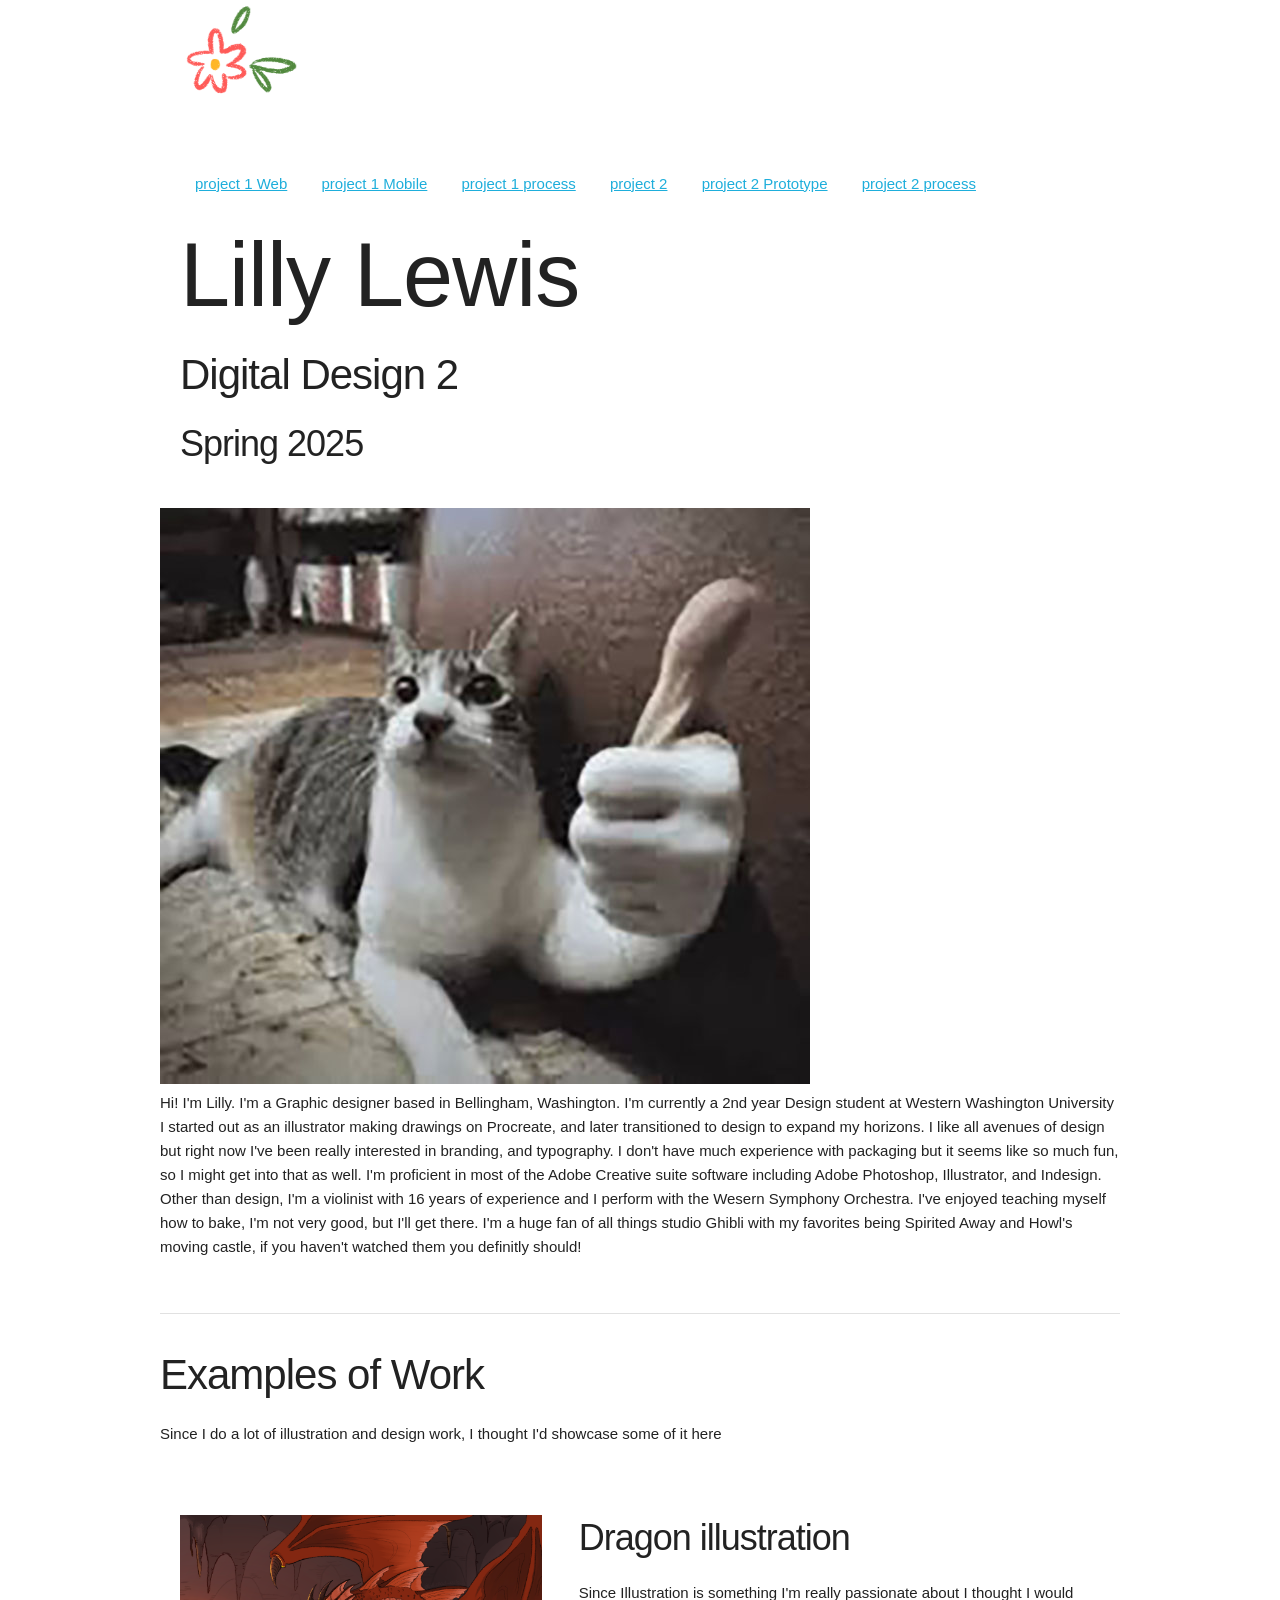
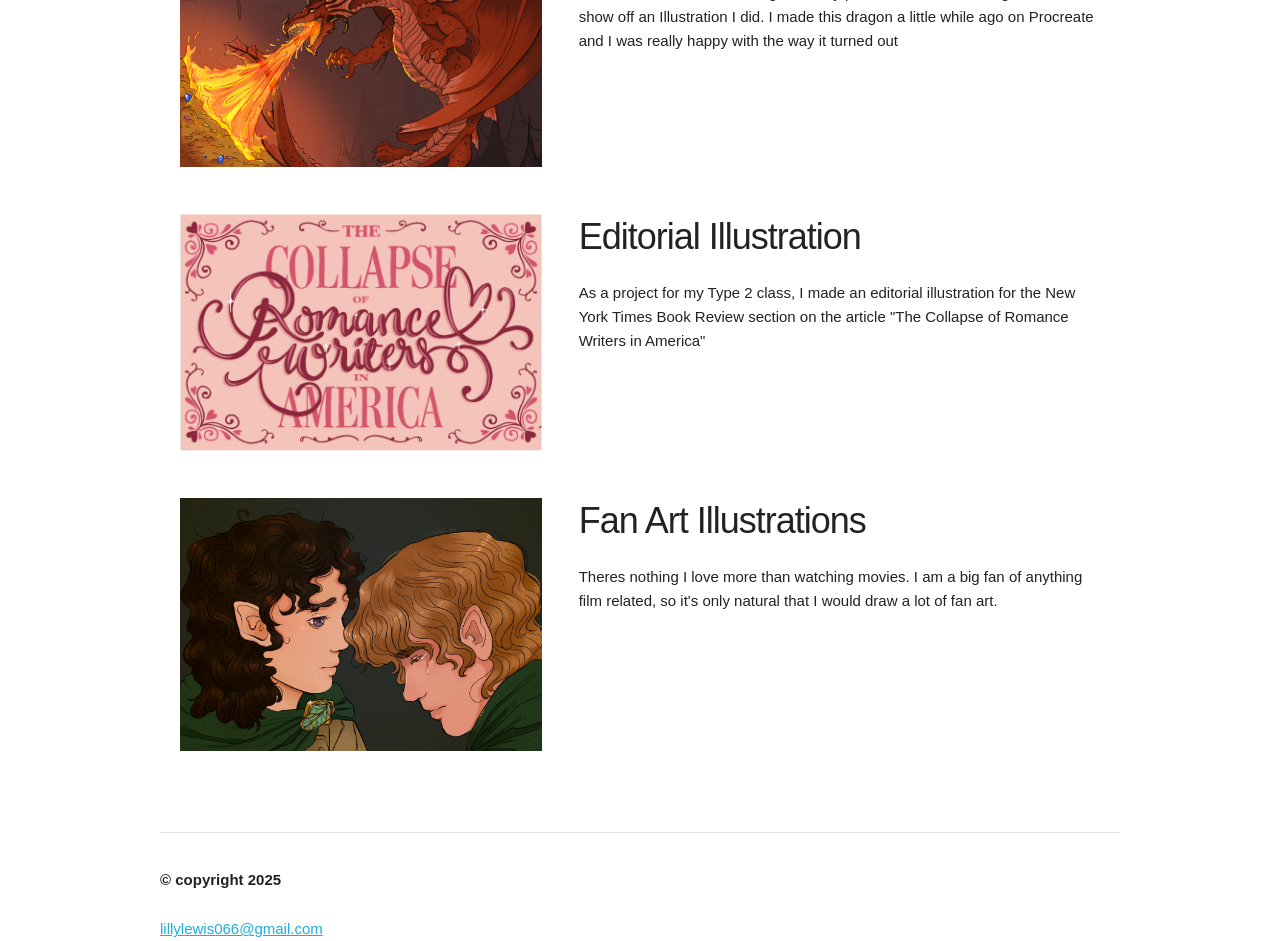
<file: index.html>
<!DOCTYPE html>
<html lang="en">
<head>
    <meta charset="UTF-8">
    <meta name="viewport" content="width=device-width, initial-scale=1.0">

    <link href="css/normalize.css" type="text/css" rel="stylesheet">

    <link href="css/skeleton.css" type="text/css" rel="stylesheet">

    <link href="css/customstylesheet.css" type="text/css" rel="stylesheet">

    <link rel="preconnect" href="https://fonts.googleapis.com">
    <link rel="preconnect" href="https://fonts.gstatic.com" crossorigin>
    <link href="https://fonts.googleapis.com/css2?family=EB+Garamond:ital,wght@0,400..800;1,400..800&family=Roboto:ital,wght@0,100..900;1,100..900&display=swap" rel="stylesheet">
   <title>Lilly Lewis</title>
</head>
<body class="container">
    <img id="Flower_Icon"src="images/Flower_Icon.png">
    <header class="row">
        <nav>
            <ul> 
                <li> <a href="https://www.figma.com/proto/vfbwLc35oLPaLkQhnSM5R6/DSGN?page-id=110%3A631&node-id=110-633&p=f&viewport=697%2C421%2C0.09&t=Kx5aZ0vh4AYYygUP-1&scaling=scale-down&content-scaling=fixed">project 1 Web</a></li>
                <li> <a href="https://www.figma.com/proto/vfbwLc35oLPaLkQhnSM5R6/DSGN?page-id=270%3A221&node-id=270-238&p=f&viewport=1543%2C909%2C0.27&t=dKJ6DS0VQ0ALxVmV-1&scaling=scale-down&content-scaling=fixed&starting-point-node-id=270%3A238">project 1 Mobile</a></li>
                <li> <a href="https://drive.google.com/file/d/1C9rDNU64tsAnUQD3eLazmdiw6ZHtVZMe/view?usp=sharing">project 1 process</a></li>
                <li> <a href="Project_2.html">project 2</a></li>
                <li> <a href="https://www.figma.com/proto/LJsw9ZZ35HJOB8r82Hu1Ka/Untitled?page-id=60%3A81&node-id=60-82&p=f&viewport=320%2C126%2C0.18&t=8hl7QbLvYairr5fK-1&scaling=scale-down&content-scaling=fixed&starting-point-node-id=60%3A82">project 2 Prototype</a></li>
                <li> <a href="Project 2/Project_2_images/CaseStudy_DSGN372.pdf">project 2 process</a></li>
            </ul>
        </nav>
        <h1>Lilly Lewis</h1>
        <h2>Digital Design 2</h2>
        <h3>Spring 2025 </h3>
    </header>

 <article>
    <img class="cat-img" src="images/cat.jpeg"/>

    <div id="bio">Hi! I'm Lilly. I'm a Graphic designer based in Bellingham, Washington. I'm currently a 2nd year Design student at Western Washington University I started out as an illustrator making drawings on Procreate, and later transitioned to design to expand my horizons. I like all avenues of design but right now I've been really interested in branding, and typography. 
        I don't have much experience with packaging but it seems like so much fun, so I might get into that as well. I'm proficient in most of the Adobe Creative 
        suite software including Adobe Photoshop, Illustrator, and Indesign. Other than design, I'm a violinist with 16 years of experience and I perform with the Wesern Symphony Orchestra.
         I've enjoyed teaching myself how to bake, I'm not very good, but I'll get there.  
        I'm a huge fan of all things studio Ghibli with my favorites being Spirited Away and Howl's moving castle, if you haven't watched them you definitly should!
    </div>
 </article>
 <br>
 <hr>
 <div id="container">
    <h2>Examples of Work</h2>
        <p>Since I do a lot of illustration and design work, I thought I'd showcase some of it here</p>
    <br>
    <div class="row clear-left">
     <div class="five columns">
        <img class="u-full-width" src="images/Dragon_Image.png">
     </div>
        <div class="seven columns">
            <div class="textarea">
                <h3>Dragon illustration</h3>
                <p>Since Illustration is something I'm really passionate about I thought I would show off an Illustration I did. I made this dragon a little while ago on Procreate and I was really happy with the way it turned out</p>
            </div>
        </div>
    </div>
 
    <div class="row clear-left">    
        <div class="five columns">
            <img class="u-full-width"src="images/Editorial_Illustration.png">
        </div>
            <div class="seven columns">
             <div class="textarea">
                <h3>Editorial Illustration</h3>
                <p>As a project for my Type 2 class, I made an editorial illustration for the New York Times Book Review section on the article "The Collapse of Romance Writers in America"</p>
            </div>
        </div>
    </div>

    <div class="row">
        <div class="five columns">
            <img class="u-full-width" src="images/LOTR_Drawing.JPG">
        </div>
            <div class="seven columns">
                <div class="textarea">
                    <h3>Fan Art Illustrations</h3>
                 <p>Theres nothing I love more than watching movies. I am a big fan of anything film related, so it's only natural that I would draw a lot of fan art.</p>
            </div>
        </div>
    </div>
 <footer class="clear-left">
    <br>
    <hr>
    <p><b>&copy; copyright 2025</b></p>
    <a href="mailto:lillylewis066@gmail.com">lillylewis066@gmail.com</a>
 </footer>
</div>

</body>
</html>
</file>
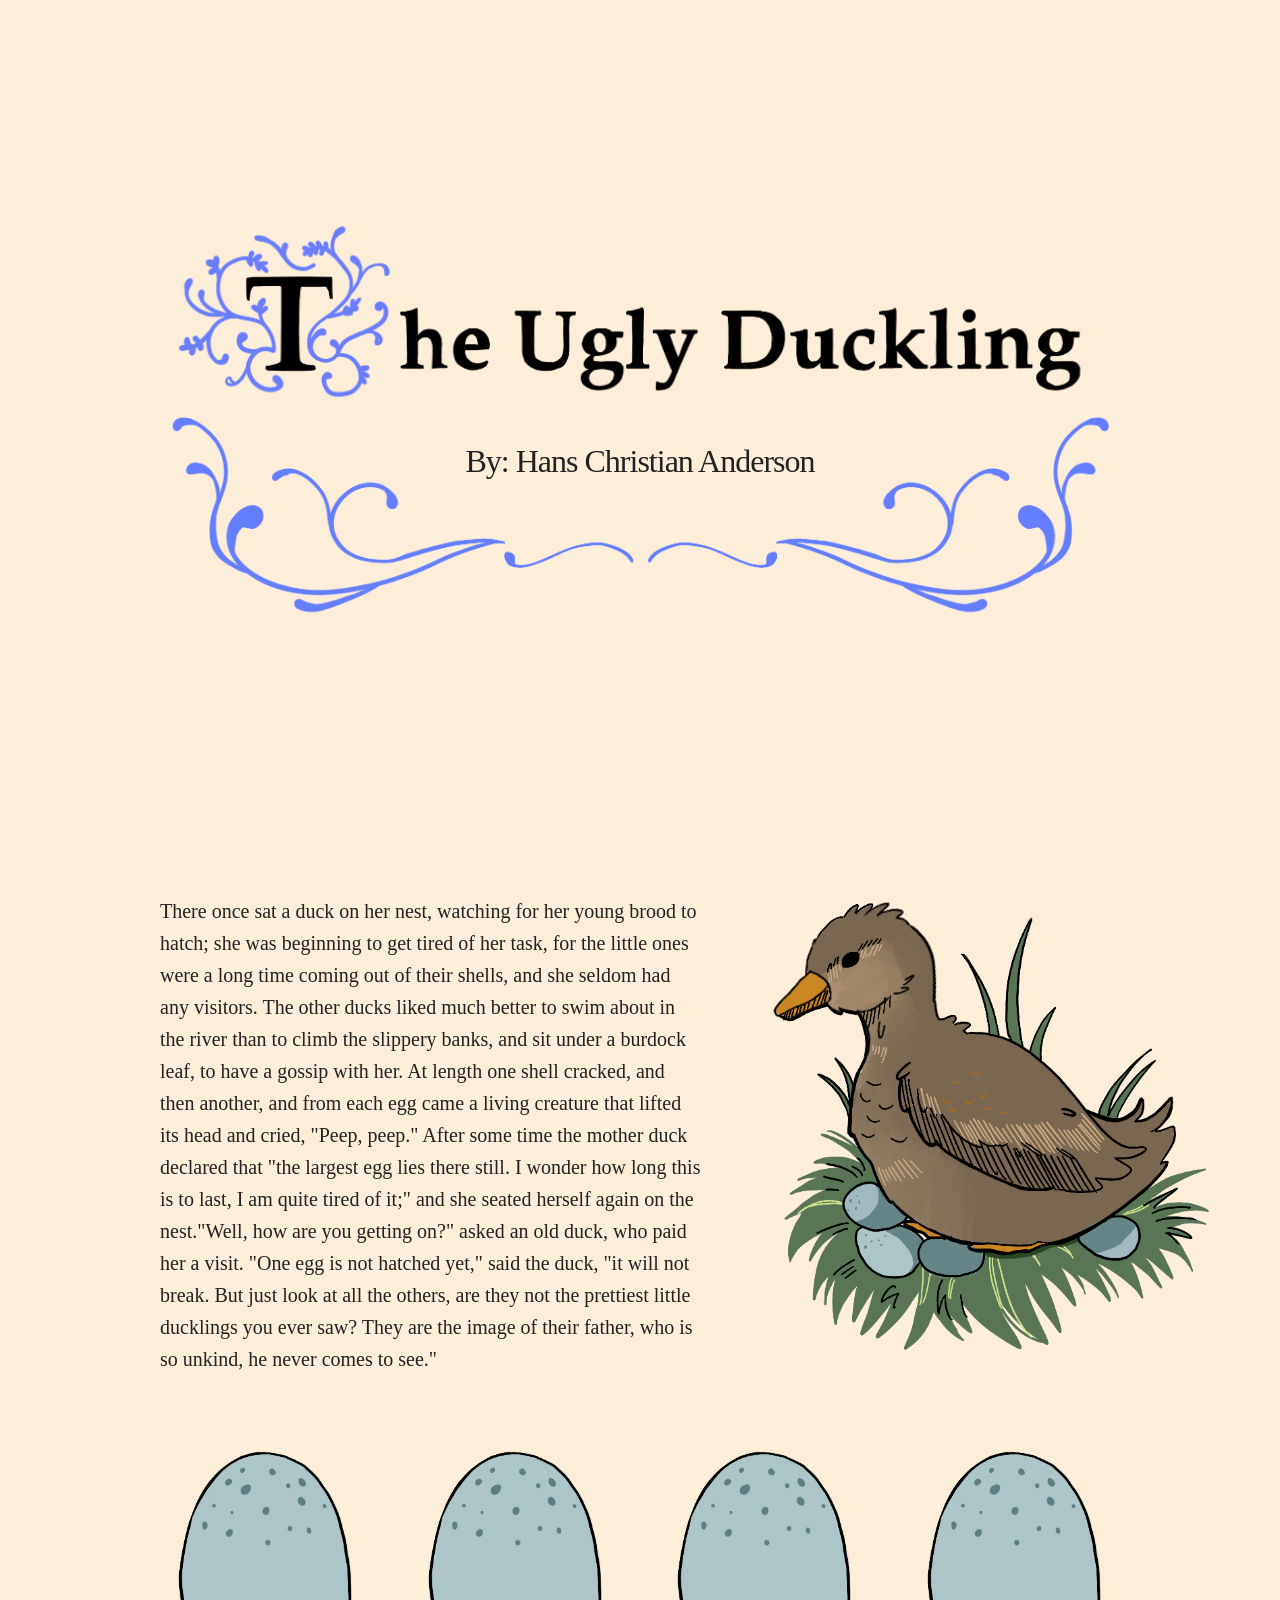
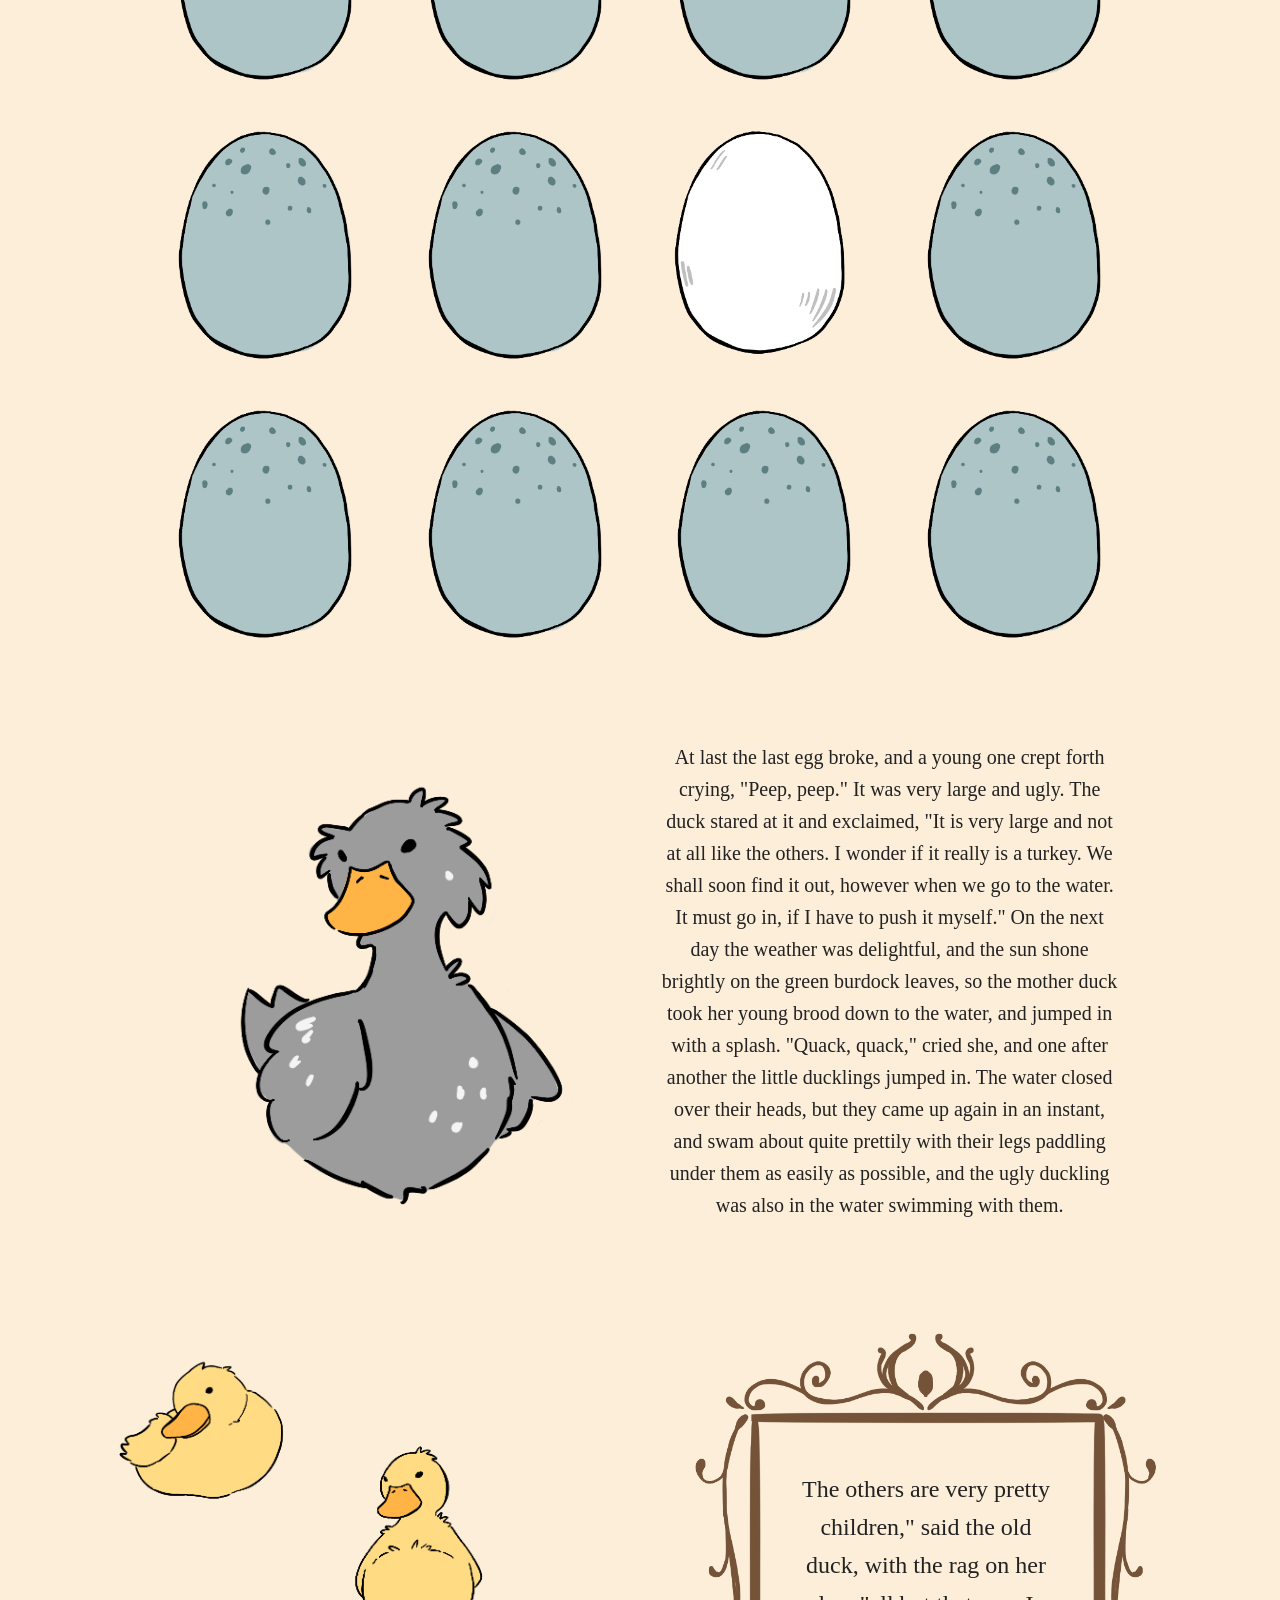
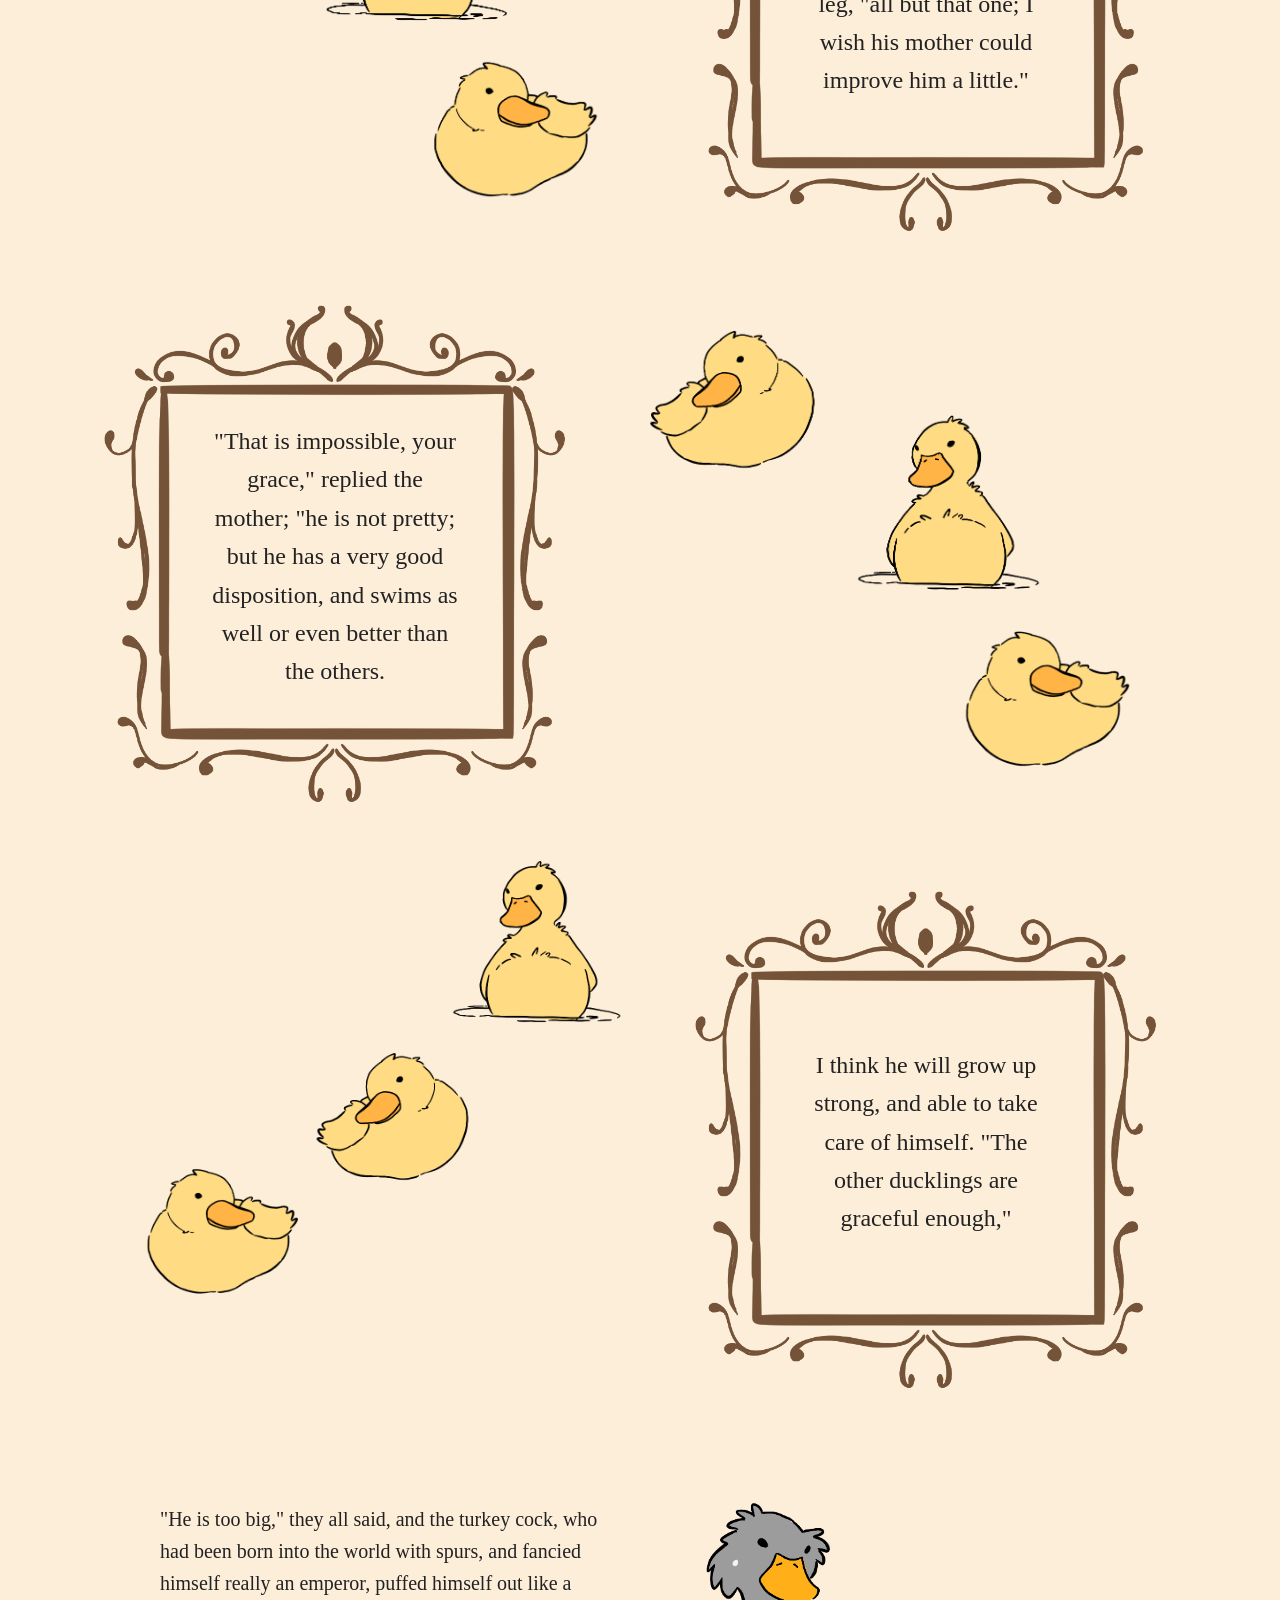
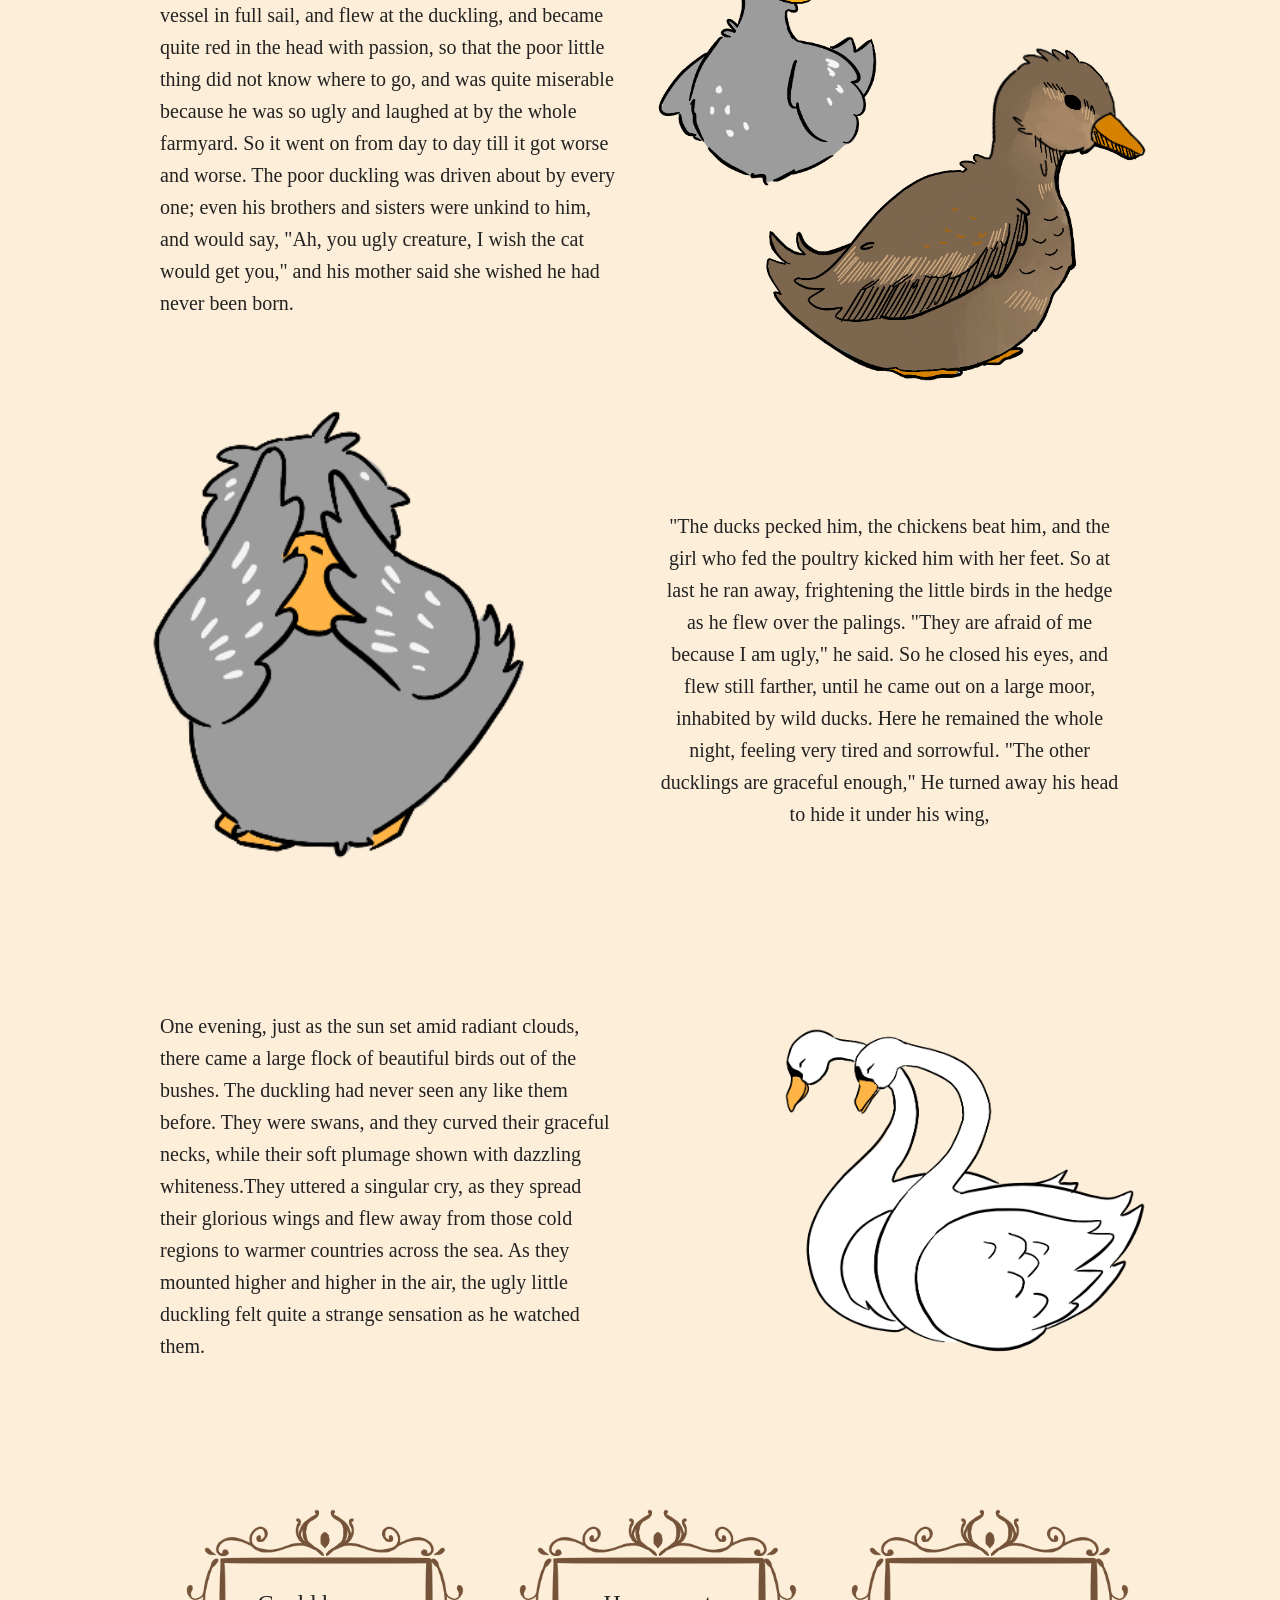
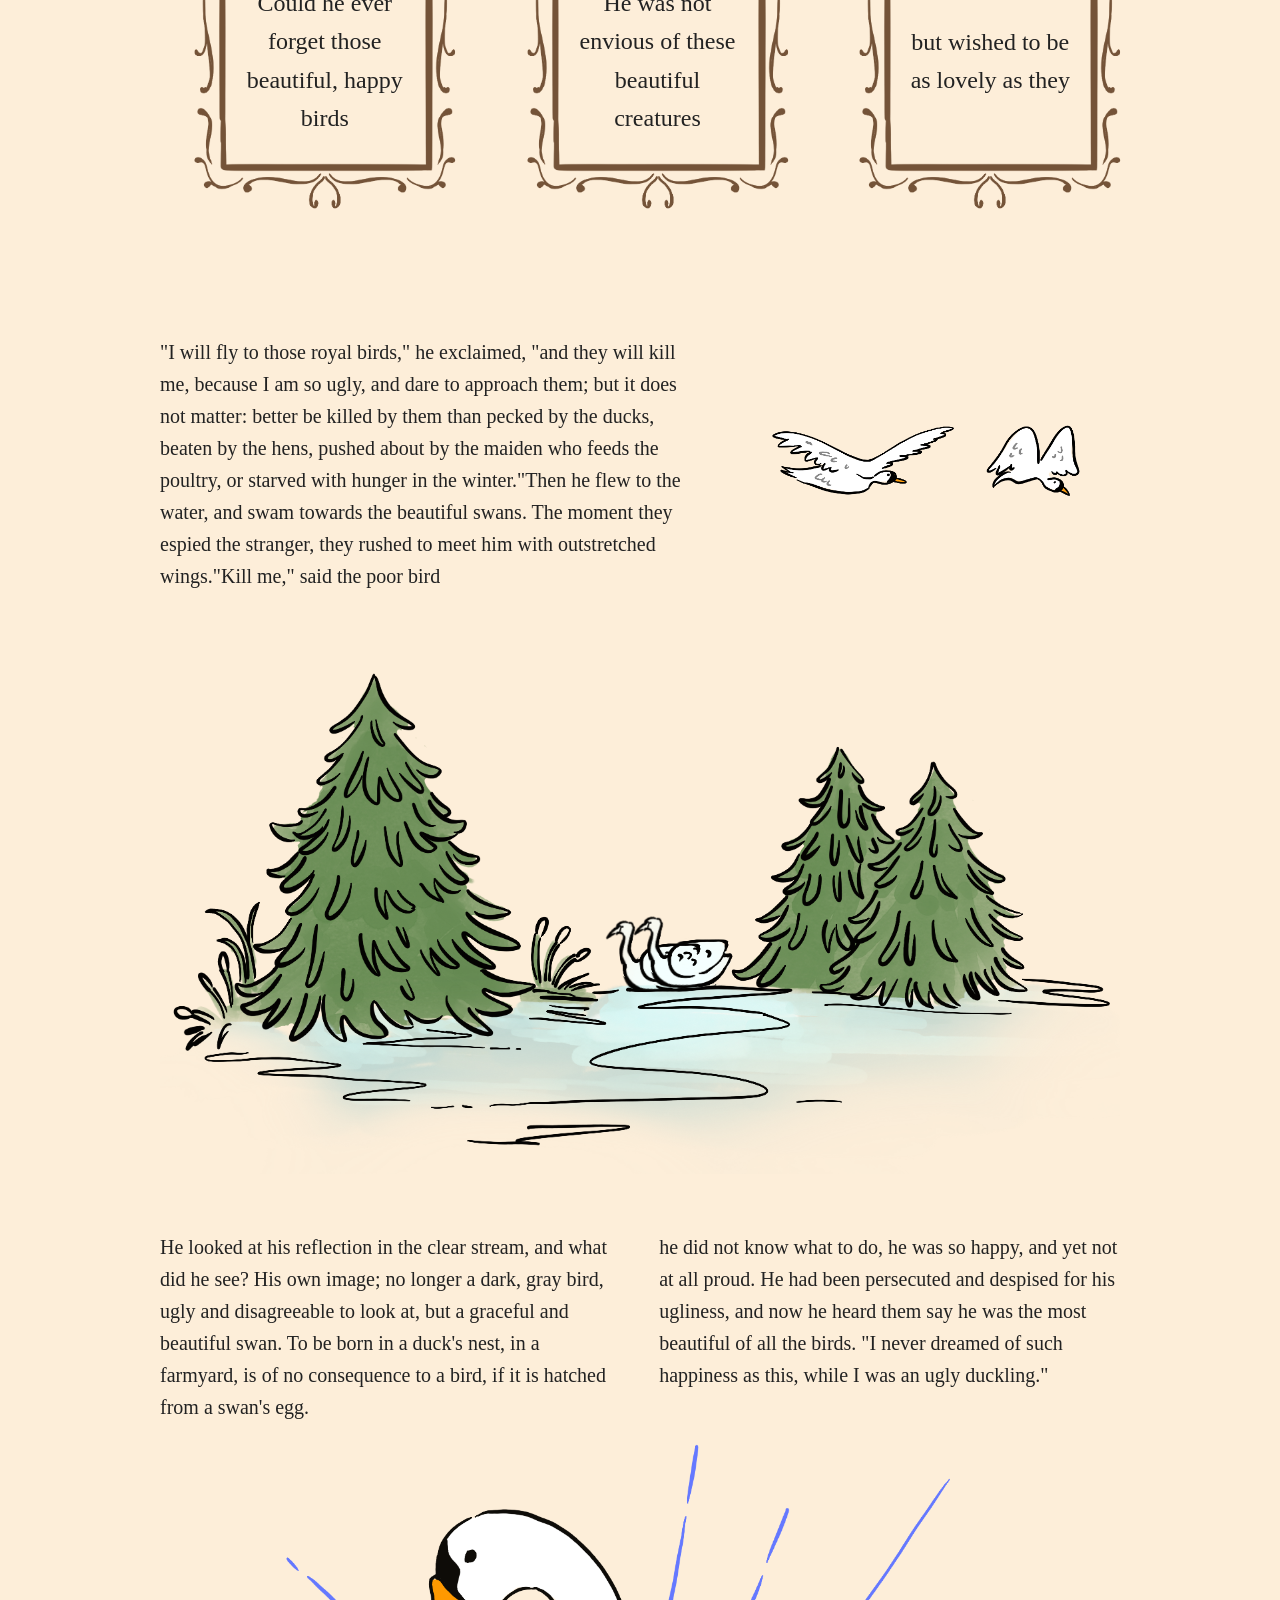
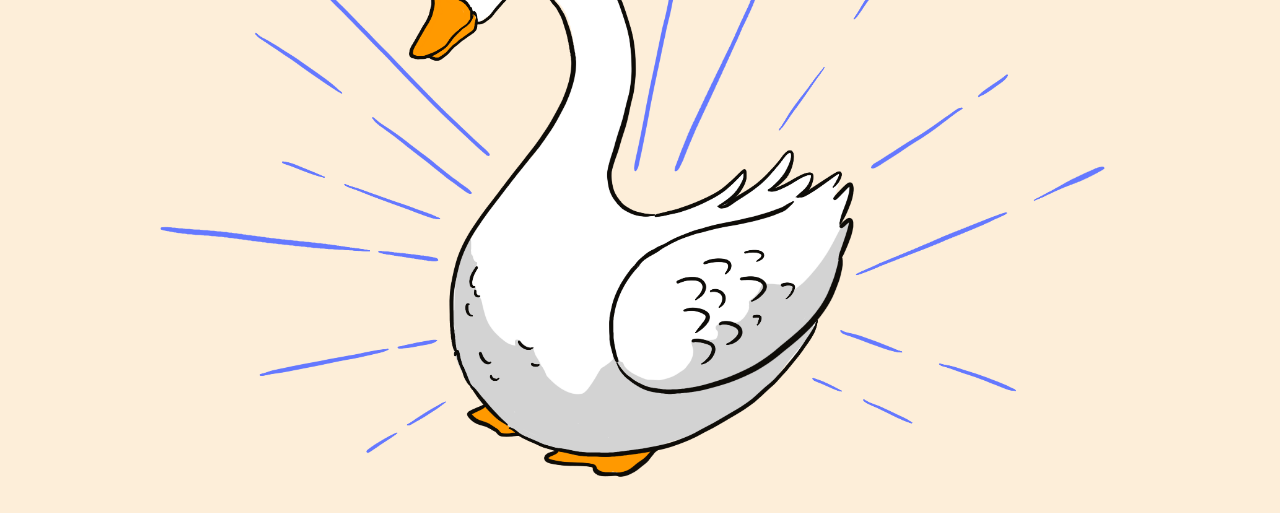
<file: Project_2.html>
<!DOCTYPE html>
<html lang="en">
<head>
    <meta charset="UTF-8">
    <meta name="viewport" content="width=device-width, initial-scale=1.0">

    <link href="css/normalize.css" type="text/css" rel="stylesheet">

    <link href="css/skeleton.css" type="text/css" rel="stylesheet">

    <link href="css/theuglyducklingstylesheet.css" type="text/css" rel="stylesheet">

    <link rel="preconnect" href="https://fonts.googleapis.com">
    <link rel="preconnect" href="https://fonts.gstatic.com" crossorigin>
    <link href="https://fonts.googleapis.com/css2?family=EB+Garamond:ital,wght@0,400..800;1,400..800&display=swap" rel="theuglyducklingstylesheet">
   <title>The Ugly Duckling</title>
</head>

<body class="container">
    <div class="row">
        <div class="twelve columns">
            <img class="title u-full-width" src="Project 2/Project_2_images/title_artwork_withoutborder.png">
        </div>
    </div>
    <div>
        <h2 id="heading">
            By: Hans Christian Anderson
        </h2>
    </div>
    <div class="row">
        <div class="twelve columns">
            <img class="border-image u-full-width" src="Project 2/Project_2_images/Border_image.png">
        </div>
    </div>
    <div class="row">
        <div class= "seven columns">
            <div class="text-box-1 textarea">
                <p>There once sat a duck on her nest, watching for her young brood to hatch; she was beginning to get tired of her task, for the little ones were a long time coming out of their shells,
                     and she seldom had any visitors. The other ducks liked much better to swim about in the river than to climb the slippery banks, and sit under a burdock leaf, 
                    to have a gossip with her. At length one shell cracked, and then another, and from each egg came a living creature that lifted its head and cried, "Peep, peep." After some time the mother duck declared that "the largest egg lies there still. 
                    I wonder how long this is to last, I am quite tired of it;" and she seated herself again on the nest."Well, how are you getting on?" asked an old duck, who paid her a visit.
                    "One egg is not hatched yet," said the duck, "it will not break. But just look at all the others, are they not the prettiest little ducklings you ever saw? 
                    They are the image of their father, who is so unkind, he never comes to see."
                </p>
            </div>
        </div>
        <div class="five columns">
             <img class="motherduck u-full-width" src="Project 2/Project_2_images/Mother_duck.png">
        </div>
    </div>
    <div class="eggs">
        <div class="row">
            <div class="three columns">
                <img class="duck-egg u-full-width" src="Project 2/Project_2_images/Duck_egg.png">
            </div>
         <div class="three columns">
                <img class="duck-egg u-full-width" src="Project 2/Project_2_images/Duck_egg.png">
            </div>
            <div class="three columns">
                <img class="duck-egg u-full-width" src="Project 2/Project_2_images/Duck_egg.png">
            </div>
            <div class="three columns">
                <img class="duck-egg u-full-width" src="Project 2/Project_2_images/Duck_egg.png">
            </div>
        </div>
        <div class="row">
            <div class="three columns">
                <img class="duck-egg u-full-width" src="Project 2/Project_2_images/Duck_egg.png">
            </div>
            <div class="three columns">
                <img class="duck-egg u-full-width" src="Project 2/Project_2_images/Duck_egg.png">
            </div>
            <div class="three columns">
                <img class="swan-egg u-full-width" src="Project 2/Project_2_images/Swan_egg.png">
            </div>
            <div class="three columns">
                <img class="duck-egg u-full-width" src="Project 2/Project_2_images/Duck_egg.png">
            </div>
        </div>
        <div class="row">
            <div class="three columns">
                <img class="duck-egg u-full-width" src="Project 2/Project_2_images/Duck_egg.png">
            </div>
            <div class="three columns">
                <img class="duck-egg u-full-width" src="Project 2/Project_2_images/Duck_egg.png">
            </div>
            <div class="three columns">
                <img class="duck-egg u-full-width" src="Project 2/Project_2_images/Duck_egg.png">
            </div>
            <div class="three columns">
                <img class="duck-egg u-full-width" src="Project 2/Project_2_images/Duck_egg.png">
            </div>
        </div>
    </div>
    <div class="row">
        <div class="six columns">
            <img class="ugly-duckling u-full-width" src="Project 2/Project_2_images/Ugly_duckling.png">
        </div>
        <div class="six columns">
            <div class="text-box-2 textarea">
                <p>At last the last egg broke, and a young one crept forth crying, "Peep, peep." It was very large and ugly.
                     The duck stared at it and exclaimed, "It is very large and not at all like the others. I wonder if it really is a turkey.
                      We shall soon find it out, however when we go to the water. It must go in, if I have to push it myself."
                      On the next day the weather was delightful, and the sun shone brightly on the green burdock leaves, so the mother duck took her young brood down to the water, and jumped in with a splash. 
                      "Quack, quack," cried she, and one after another the little ducklings jumped in. The water closed over their heads, but they came up again in an instant, 
                      and swam about quite prettily with their legs paddling under them as easily as possible, and the ugly duckling was also in the water swimming with them.
                </p>
            </div>
        </div>
    </div>
    <div class="swimming ducks">
        <div class="row">
            <div class="five columns">
                <img class="duck u-full-width" src="Project 2/Project_2_images/ducks_in_a_group.png">
            </div>
            <div class="seven columns">
                <div class="frame image-container">
                    <img src="Project 2/Project_2_images/Frame.png">
                    <div class="overlay-text">
                         The others are very pretty children," said the old duck, with the rag on her leg, "all but that one; I wish his mother could improve him a little."
                    </div>
                </div>
            </div>
        </div>
        <div class="row">
            <div class="seven columns">
                <div class="secondframe image-container">
                    <img src="Project 2/Project_2_images/Frame.png">
                    <div class="overlay-text">
                        "That is impossible, your grace," replied the mother; "he is not pretty; but he has a very good disposition, and swims as well or even better than the others.
                    </div>
                </div>
            </div>
            <div class="five columns">
                <img class="duck1 u-full-width" src="Project 2/Project_2_images/Ducks_in_a_group2.png">
            </div>
        </div>
        <div class="row">
            <div class="five columns">
                <img class="duck2 u-full-width" src="Project 2/Project_2_images/Ducks_in_a_group3.png">
            </div>
            <div class="seven columns">
                <div class="thirdframe image-container">
                    <img src="Project 2/Project_2_images/Frame.png">
                    <div class="overlay-text">
                        I think he will grow up strong, and able to take care of himself. "The other ducklings are graceful enough,"
                    </div>
                </div>
            </div>
        </div>  
        <div class="row">
            <div class="six columns">
                <div class="text-box-3 textarea">
                    <p>"He is too big," they all said, and the turkey cock, who had been born into the world with spurs, and fancied himself really an emperor, puffed himself out like a vessel in full sail, and flew at the duckling, and became quite red in the head with passion, so that the poor little thing did not know where to go, and was quite miserable because he was so ugly and laughed at by the whole farmyard. So it went on from day to day till it got worse and worse. The poor duckling was driven about by every one; even his brothers and sisters were unkind to him, and would say, "Ah, you ugly creature, I wish the cat would get you," and his mother said she wished he had never been born. 
                    </p>
                </div>
            </div>
            <div class="six columns">
                <img class="duck3 u-full-width" src="Project 2/Project_2_images/Mom_and_baby.png">
            </div>
        </div>
        <div class="row">
            <div class="six columns">
                <img class="duck4 u-full-width" src="Project 2/Project_2_images/scared_duckling.png">
            </div>
            <div class="six columns">
                <div class="text-box-4 textarea">
                    <p>"The ducks pecked him, the chickens beat him, and the girl who fed the poultry kicked him with her feet. So at last he ran away, frightening the little birds in the hedge as he flew over the palings. "They are afraid of me because I am ugly," he said. So he closed his eyes, and flew still farther, until he came out on a large moor, inhabited by wild ducks. Here he remained the whole night, feeling very tired and sorrowful.
                        "The other ducklings are graceful enough,"  He turned away his head to hide it under his wing, </p>
                </div>
            </div>
        </div>
        <div class="row">
            <div class="six columns">
                <div class="text-box-5 textarea">
                    <p> One evening, just as the sun set amid radiant clouds, there came a large flock of beautiful birds out of the bushes. The duckling had never seen any like them before. They were swans, and they curved their graceful necks, while their soft plumage shown with dazzling whiteness.They uttered a singular cry, as they spread their glorious wings and flew away from those cold regions to warmer countries across the sea. As they mounted higher and higher in the air, the ugly little duckling felt quite a strange sensation as he watched them.</p>
                </div>
            </div>
            <div class="six columns">
                <img class="swans u-full-width" src="Project 2/Project_2_images/Swans.png">
            </div>
        </div>
        <div class="row">
            <div class="four columns">
                <div class="custom-frame image-container">
                    <img src="Project 2/Project_2_images/Frame.png">
                    <div class="overlay-text">
                        Could he ever forget those beautiful, happy birds                   
                    </div>
                </div>
            </div>
            <div class="four columns">
                <div class="custom-frame image-container">
                    <img src="Project 2/Project_2_images/Frame.png">
                    <div class="overlay-text">
                        He was not envious of these beautiful creatures                   
                    </div>
                </div>
            </div>
            <div class="four columns">
                <div class="custom-frame image-container">
                    <img src="Project 2/Project_2_images/Frame.png">
                    <div class="overlay-text">
                        but wished to be as lovely as they                   
                    </div>
                </div>
            </div>
        </div>
        <div class="row">
            <div class="seven columns">
                <div class="text-box-6 textarea">
                    "I will fly to those royal birds," he exclaimed, "and they will kill me, because I am so ugly, and dare to approach them; but it does not matter: better be killed by them than pecked by the ducks, beaten by the hens, pushed about by the maiden who feeds the poultry, or starved with hunger in the winter."Then he flew to the water, and swam towards the beautiful swans. The moment they espied the stranger, they rushed to meet him with outstretched wings."Kill me," said the poor bird
                </div>
            </div>
            <div class="five columns">
                <img class="u-full-width" src="Project 2/Project_2_images/swans_flying.png">
            </div>
        </div>
        <div class="row">
            <div class="twelve columns">
                <img class="swan-lake u-full-width" src="Project 2/Project_2_images/Swan_lake.png">
            </div>
        </div>
        <div class="row">
            <div class="six columns">
                <div class="text-box-7 textarea">
                    He looked at his reflection in the clear stream, and what did he see? His own image; no longer a dark, gray bird, ugly and disagreeable to look at, but a graceful and beautiful swan. To be born in a duck's nest, in a farmyard, is of no consequence to a bird, if it is hatched from a swan's egg.
                </div>
            </div>
            <div class="six columns">
                <div class="text-box-8 textarea">
                    he did not know what to do, he was so happy, and yet not at all proud. He had been persecuted and despised for his ugliness, and now he heard them say he was the most beautiful of all the birds.  "I never dreamed of such happiness as this, while I was an ugly duckling."
                </div>
            </div>
        </div>
        <div class="row">
            <div class="twelve columns">
                <img class="swan-transformation u-full-width" src="Project 2/Project_2_images/swan_transformation.png">
            </div>
        </div>
    </div>

</body>
</file>
<file: css/skeleton.css>
/*
* Skeleton V2.0.4
* Copyright 2014, Dave Gamache
* www.getskeleton.com
* Free to use under the MIT license.
* http://www.opensource.org/licenses/mit-license.php
* 12/29/2014
*/


/* Table of contents
––––––––––––––––––––––––––––––––––––––––––––––––––
- Grid
- Base Styles
- Typography
- Links
- Buttons
- Forms
- Lists
- Code
- Tables
- Spacing
- Utilities
- Clearing
- Media Queries
*/


/* Grid
–––––––––––––––––––––––––––––––––––––––––––––––––– */
.container {
  position: relative;
  width: 100%;
  max-width: 960px;
  margin: 0 auto;
  padding: 0 20px;
  box-sizing: border-box; }
.column,
.columns {
  width: 100%;
  float: left;
  box-sizing: border-box; }

/* For devices larger than 400px */
@media (min-width: 400px) {
  .container {
    width: 85%;
    padding: 0; }
}

/* For devices larger than 550px */
@media (min-width: 550px) {
  .container {
    width: 80%; }
  .column,
  .columns {
    margin-left: 4%; }
  .column:first-child,
  .columns:first-child {
    margin-left: 0; }

  .one.column,
  .one.columns                    { width: 4.66666666667%; }
  .two.columns                    { width: 13.3333333333%; }
  .three.columns                  { width: 22%;            }
  .four.columns                   { width: 30.6666666667%; }
  .five.columns                   { width: 39.3333333333%; }
  .six.columns                    { width: 48%;            }
  .seven.columns                  { width: 56.6666666667%; }
  .eight.columns                  { width: 65.3333333333%; }
  .nine.columns                   { width: 74.0%;          }
  .ten.columns                    { width: 82.6666666667%; }
  .eleven.columns                 { width: 91.3333333333%; }
  .twelve.columns                 { width: 100%; margin-left: 0; }

  .one-third.column               { width: 30.6666666667%; }
  .two-thirds.column              { width: 65.3333333333%; }

  .one-half.column                { width: 48%; }

  /* Offsets */
  .offset-by-one.column,
  .offset-by-one.columns          { margin-left: 8.66666666667%; }
  .offset-by-two.column,
  .offset-by-two.columns          { margin-left: 17.3333333333%; }
  .offset-by-three.column,
  .offset-by-three.columns        { margin-left: 26%;            }
  .offset-by-four.column,
  .offset-by-four.columns         { margin-left: 34.6666666667%; }
  .offset-by-five.column,
  .offset-by-five.columns         { margin-left: 43.3333333333%; }
  .offset-by-six.column,
  .offset-by-six.columns          { margin-left: 52%;            }
  .offset-by-seven.column,
  .offset-by-seven.columns        { margin-left: 60.6666666667%; }
  .offset-by-eight.column,
  .offset-by-eight.columns        { margin-left: 69.3333333333%; }
  .offset-by-nine.column,
  .offset-by-nine.columns         { margin-left: 78.0%;          }
  .offset-by-ten.column,
  .offset-by-ten.columns          { margin-left: 86.6666666667%; }
  .offset-by-eleven.column,
  .offset-by-eleven.columns       { margin-left: 95.3333333333%; }

  .offset-by-one-third.column,
  .offset-by-one-third.columns    { margin-left: 34.6666666667%; }
  .offset-by-two-thirds.column,
  .offset-by-two-thirds.columns   { margin-left: 69.3333333333%; }

  .offset-by-one-half.column,
  .offset-by-one-half.columns     { margin-left: 52%; }

}


/* Base Styles
–––––––––––––––––––––––––––––––––––––––––––––––––– */
/* NOTE
html is set to 62.5% so that all the REM measurements throughout Skeleton
are based on 10px sizing. So basically 1.5rem = 15px :) */
html {
  font-size: 62.5%; }
body {
  font-size: 1.5em; /* currently ems cause chrome bug misinterpreting rems on body element */
  line-height: 1.6;
  font-weight: 400;
  font-family: "Raleway", "HelveticaNeue", "Helvetica Neue", Helvetica, Arial, sans-serif;
  color: #222; }


/* Typography
–––––––––––––––––––––––––––––––––––––––––––––––––– */
h1, h2, h3, h4, h5, h6 {
  margin-top: 0;
  margin-bottom: 2rem;
  font-weight: 300; }
h1 { font-size: 4.0rem; line-height: 1.2;  letter-spacing: -.1rem;}
h2 { font-size: 3.6rem; line-height: 1.25; letter-spacing: -.1rem; }
h3 { font-size: 3.0rem; line-height: 1.3;  letter-spacing: -.1rem; }
h4 { font-size: 2.4rem; line-height: 1.35; letter-spacing: -.08rem; }
h5 { font-size: 1.8rem; line-height: 1.5;  letter-spacing: -.05rem; }
h6 { font-size: 1.5rem; line-height: 1.6;  letter-spacing: 0; }

/* Larger than phablet */
@media (min-width: 550px) {
  h1 { font-size: 5.0rem; }
  h2 { font-size: 4.2rem; }
  h3 { font-size: 3.6rem; }
  h4 { font-size: 3.0rem; }
  h5 { font-size: 2.4rem; }
  h6 { font-size: 1.5rem; }
}

p {
  margin-top: 0; }


/* Links
–––––––––––––––––––––––––––––––––––––––––––––––––– */
a {
  color: #1EAEDB; }
a:hover {
  color: #0FA0CE; }


/* Buttons
–––––––––––––––––––––––––––––––––––––––––––––––––– */
.button,
button,
input[type="submit"],
input[type="reset"],
input[type="button"] {
  display: inline-block;
  height: 38px;
  padding: 0 30px;
  color: #555;
  text-align: center;
  font-size: 11px;
  font-weight: 600;
  line-height: 38px;
  letter-spacing: .1rem;
  text-transform: uppercase;
  text-decoration: none;
  white-space: nowrap;
  background-color: transparent;
  border-radius: 4px;
  border: 1px solid #bbb;
  cursor: pointer;
  box-sizing: border-box; }
.button:hover,
button:hover,
input[type="submit"]:hover,
input[type="reset"]:hover,
input[type="button"]:hover,
.button:focus,
button:focus,
input[type="submit"]:focus,
input[type="reset"]:focus,
input[type="button"]:focus {
  color: #333;
  border-color: #888;
  outline: 0; }
.button.button-primary,
button.button-primary,
input[type="submit"].button-primary,
input[type="reset"].button-primary,
input[type="button"].button-primary {
  color: #FFF;
  background-color: #33C3F0;
  border-color: #33C3F0; }
.button.button-primary:hover,
button.button-primary:hover,
input[type="submit"].button-primary:hover,
input[type="reset"].button-primary:hover,
input[type="button"].button-primary:hover,
.button.button-primary:focus,
button.button-primary:focus,
input[type="submit"].button-primary:focus,
input[type="reset"].button-primary:focus,
input[type="button"].button-primary:focus {
  color: #FFF;
  background-color: #1EAEDB;
  border-color: #1EAEDB; }


/* Forms
–––––––––––––––––––––––––––––––––––––––––––––––––– */
input[type="email"],
input[type="number"],
input[type="search"],
input[type="text"],
input[type="tel"],
input[type="url"],
input[type="password"],
textarea,
select {
  height: 38px;
  padding: 6px 10px; /* The 6px vertically centers text on FF, ignored by Webkit */
  background-color: #fff;
  border: 1px solid #D1D1D1;
  border-radius: 4px;
  box-shadow: none;
  box-sizing: border-box; }
/* Removes awkward default styles on some inputs for iOS */
input[type="email"],
input[type="number"],
input[type="search"],
input[type="text"],
input[type="tel"],
input[type="url"],
input[type="password"],
textarea {
  -webkit-appearance: none;
     -moz-appearance: none;
          appearance: none; }
textarea {
  min-height: 65px;
  padding-top: 6px;
  padding-bottom: 6px; }
input[type="email"]:focus,
input[type="number"]:focus,
input[type="search"]:focus,
input[type="text"]:focus,
input[type="tel"]:focus,
input[type="url"]:focus,
input[type="password"]:focus,
textarea:focus,
select:focus {
  border: 1px solid #33C3F0;
  outline: 0; }
label,
legend {
  display: block;
  margin-bottom: .5rem;
  font-weight: 600; }
fieldset {
  padding: 0;
  border-width: 0; }
input[type="checkbox"],
input[type="radio"] {
  display: inline; }
label > .label-body {
  display: inline-block;
  margin-left: .5rem;
  font-weight: normal; }


/* Lists
–––––––––––––––––––––––––––––––––––––––––––––––––– */
ul {
  list-style: circle inside; }
ol {
  list-style: decimal inside; }
ol, ul {
  padding-left: 0;
  margin-top: 0; }
ul ul,
ul ol,
ol ol,
ol ul {
  margin: 1.5rem 0 1.5rem 3rem;
  font-size: 90%; }
li {
  margin-bottom: 1rem; }


/* Code
–––––––––––––––––––––––––––––––––––––––––––––––––– */
code {
  padding: .2rem .5rem;
  margin: 0 .2rem;
  font-size: 90%;
  white-space: nowrap;
  background: #F1F1F1;
  border: 1px solid #E1E1E1;
  border-radius: 4px; }
pre > code {
  display: block;
  padding: 1rem 1.5rem;
  white-space: pre; }


/* Tables
–––––––––––––––––––––––––––––––––––––––––––––––––– */
th,
td {
  padding: 12px 15px;
  text-align: left;
  border-bottom: 1px solid #E1E1E1; }
th:first-child,
td:first-child {
  padding-left: 0; }
th:last-child,
td:last-child {
  padding-right: 0; }


/* Spacing
–––––––––––––––––––––––––––––––––––––––––––––––––– */
button,
.button {
  margin-bottom: 1rem; }
input,
textarea,
select,
fieldset {
  margin-bottom: 1.5rem; }
pre,
blockquote,
dl,
figure,
table,
p,
ul,
ol,
form {
  margin-bottom: 2.5rem; }


/* Utilities
–––––––––––––––––––––––––––––––––––––––––––––––––– */
.u-full-width {
  width: 100%;
  box-sizing: border-box; }
.u-max-full-width {
  max-width: 100%;
  box-sizing: border-box; }
.u-pull-right {
  float: right; }
.u-pull-left {
  float: left; }


/* Misc
–––––––––––––––––––––––––––––––––––––––––––––––––– */
hr {
  margin-top: 3rem;
  margin-bottom: 3.5rem;
  border-width: 0;
  border-top: 1px solid #E1E1E1; }


/* Clearing
–––––––––––––––––––––––––––––––––––––––––––––––––– */

/* Self Clearing Goodness */
.container:after,
.row:after,
.u-cf {
  content: "";
  display: table;
  clear: both; }


/* Media Queries
–––––––––––––––––––––––––––––––––––––––––––––––––– */
/*
Note: The best way to structure the use of media queries is to create the queries
near the relevant code. For example, if you wanted to change the styles for buttons
on small devices, paste the mobile query code up in the buttons section and style it
there.
*/


/* Larger than mobile */
@media (min-width: 400px) {}

/* Larger than phablet (also point when grid becomes active) */
@media (min-width: 550px) {}

/* Larger than tablet */
@media (min-width: 750px) {}

/* Larger than desktop */
@media (min-width: 1000px) {}

/* Larger than Desktop HD */
@media (min-width: 1200px) {}
</file>
<file: css/customstylesheet.css>
h1 {
    font-size: 6em;
}
img {
    padding:0%;
}

img#Flower_Icon {
    position: relative;
    width: 200px;
    animation-name: flower;
    animation-duration: 7s;
    transition: width 2s, height 2s;
}
img#Flower_Icon:hover {  
    width: 300px;
}
 
 @keyframes flower { 
    0% {opacity: 0;}
    50% {opacity: 1;}
    100% {opacity: 0;}
    
} 

ul {
    list-style-type: none;
}

.row {
    padding: 2rem;
}
li {
    display: inline;
    padding: 1em;
    white-space: nowrap;
}

.clear-left {
    clear: left;
}
</file>
<file: css/theuglyducklingstylesheet.css>
body {
    background-color:#fdeed9;
    font-family: "EB Garamond", serif;
    font-size: 2em;
    padding: 2%;
    animation: 1.5s fadeInUp;
}
@keyframes fadeInUp {
    0% {
      transform: translateY(100%);
      opacity: 0;
    }
    100% {
      transform: translateY(0%);
      opacity: 1;
    }
  }
 

#heading {
    position:relative;
    top: -100px;
    text-align: center;
    font-size: 24pt;
}

.border-image {
    position: relative;
    top:-250px;
}
.text-box-2 {
    text-align: center;
    position:relative;
    top:-25px;
    padding-bottom: 10%;
}

.text-box-3 {
    position:relative;
    top: 50px;
}
.text-box-4 {
    position:relative;
    top:-35px;
    text-align: center;
}

.text-box-5 {
    position:relative;
    top:-75px;
}

.title {
    display: block;
    margin: auto;
    justify-content: center;
    padding-top: 22%;
    padding-bottom: 10%
}

.eggs {
    padding-bottom: 10%;
}

.swan-egg:hover {
    transform: scale(1.25);
}

.duck {
    padding: 10%;
    width: 600px;
    position:relative;
    right: 100px;
    top: -45px;
}

.duck1 {
    padding: 10%;
    width: 600px;
    position:relative;
    right: 150px;
    top:-45px;
}

.duck2 {
    padding: 10%;
    width: 600px;
    position:relative;
    right: 75px;
    top: -75px;
}

.duck3 {
    padding: 10%;
    width: 700px;
    position:relative;
    right: 100px;
    top: -50px;
}

.duck4 {
   position:relative;
    top: -175px;
    right: 50px;
}

.swans {
    width: 400px;
    padding-bottom: 30%;
    position:relative;
    top: -70px;
    left: 100px;
}

.swan-lake {
    padding-top: 5%;
    padding-bottom: 5%;
}

.swan-transformation:hover {
    transform: scale(1.15);
}



.image-container {
    position: relative;
    width: 100%;
    max-width: 600px;
}

.image-container img {
    width: 100%;
    display: block;
}

.overlay-text {
    position: absolute;
    top: 50%;  
    left: 50%;
    transform: translate(-50%, -50%); 
    font-size: 24px;
    text-align:center;
}

.frame {
    position:relative;
    left: 100px;
    width: 500px;
}

.secondframe {
    position:relative;
    right: 75px;
    width: 500px;
    top:-25px;
}

.thirdframe {
    position:relative;
    left: 100px;
    width: 500px;
}

.custom-frame {
    width: 300px;
    padding: 5%;
    position:relative;
    top: -100px;
    justify-content: center;
}

.large-frame {
    position:relative;
    width: 700px;

}

h2 {
    padding-top: 2%;
    padding-bottom: 5%;
}
.motherduck {
    width: 550px;
    position: relative;
    top: -30px;
    right: 35px;
}

@media only screen and (max-width: 500px) {
    .body {
        justify-content: center;
    }
    .text-box-1 {
        text-align: center;
        padding-top:40%;
    }
    .text-box-2, .text-box-3, .text-box-4, .text-box-5 {
        text-align: center;
        padding-bottom: 15%;

    }
    .text-box-6 {
        text-align: center;
    }
   
    #heading {
        padding-top: 10%;
        text-align: center;
        font-size: 1.20em;
    }
    .border-image {
        padding-top: 20%;
    }
    .duck-egg {
        display: none;
    }

    .ugly-duckling {
        position: relative;
    }
    .swans {
        width: 300px;
    }

    .frame {
        margin:auto;
        position:relative;
        width: 75%;
        padding:5%;
    }
    .secondframe, .thirdframe {
        margin: auto;
        width: 75%;
        padding: 5%;
    }
    .custom-frame {
        margin: auto;
        padding: 5%;
    }

    .overlay-text {
        font-size: 0.90em;
    }
  
    .motherduck {
        width: 95%;
        position:absolute;
        right: 20px;
        top: 300px;
    }
    .duck, .duck1, .duck2, .duck3, .duck4 {
        display: none;
    }
}

@media only screen and (max-width: 850px) {
    .duck, .duck1, .duck2, .duck3, .duck4 {
        display: none;
    }

}
</file>
